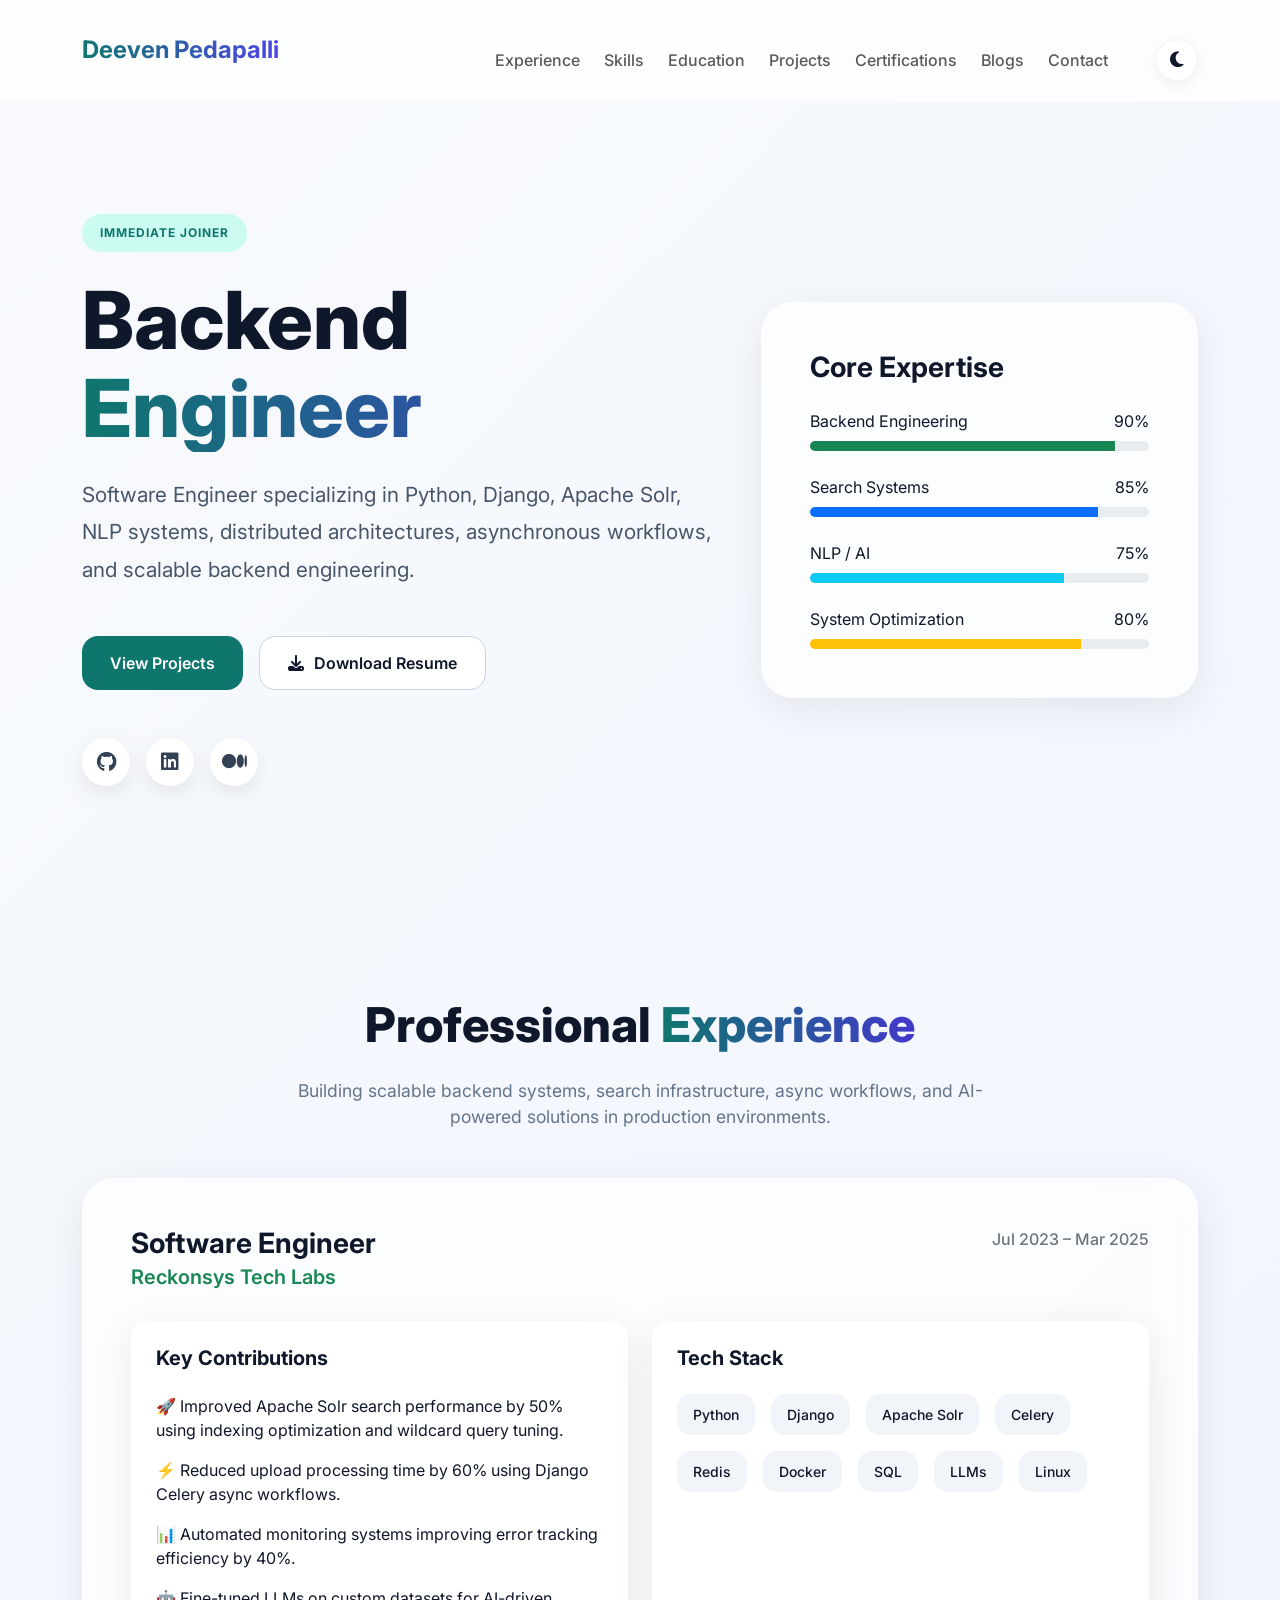
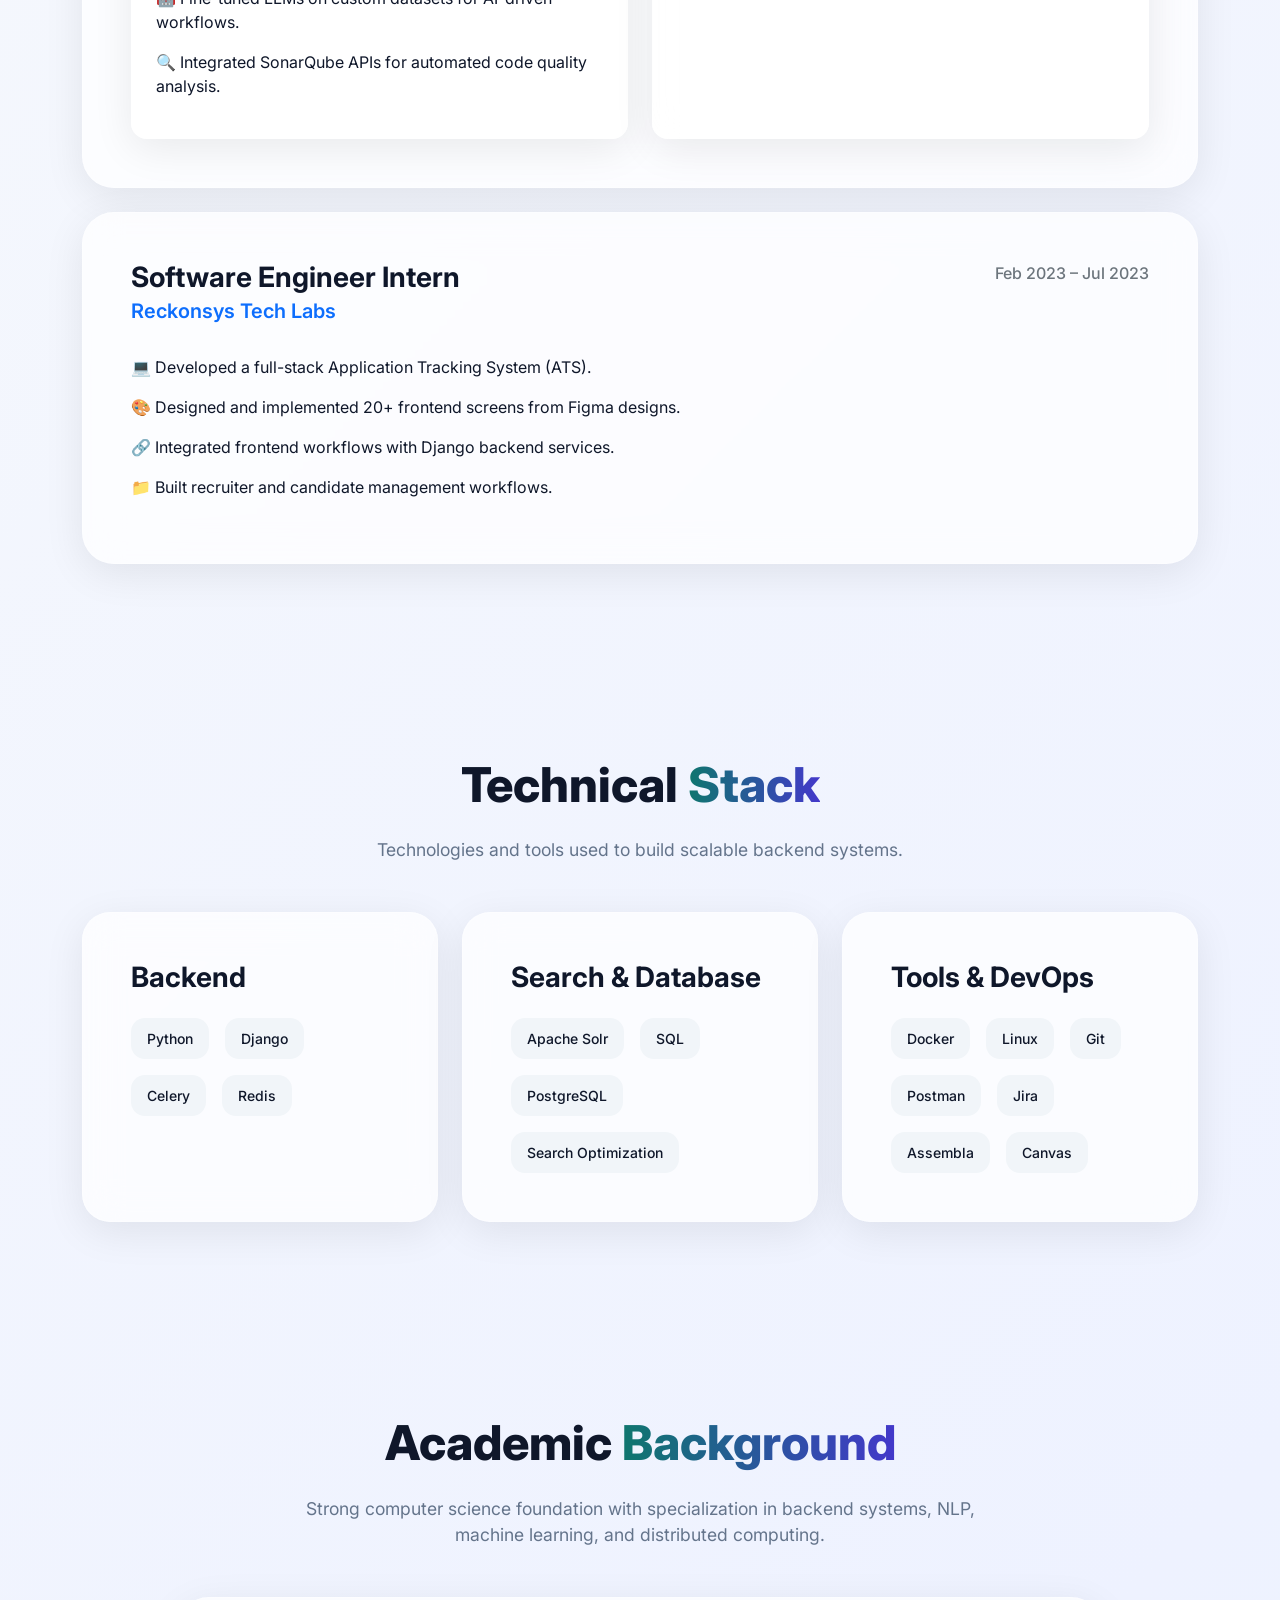
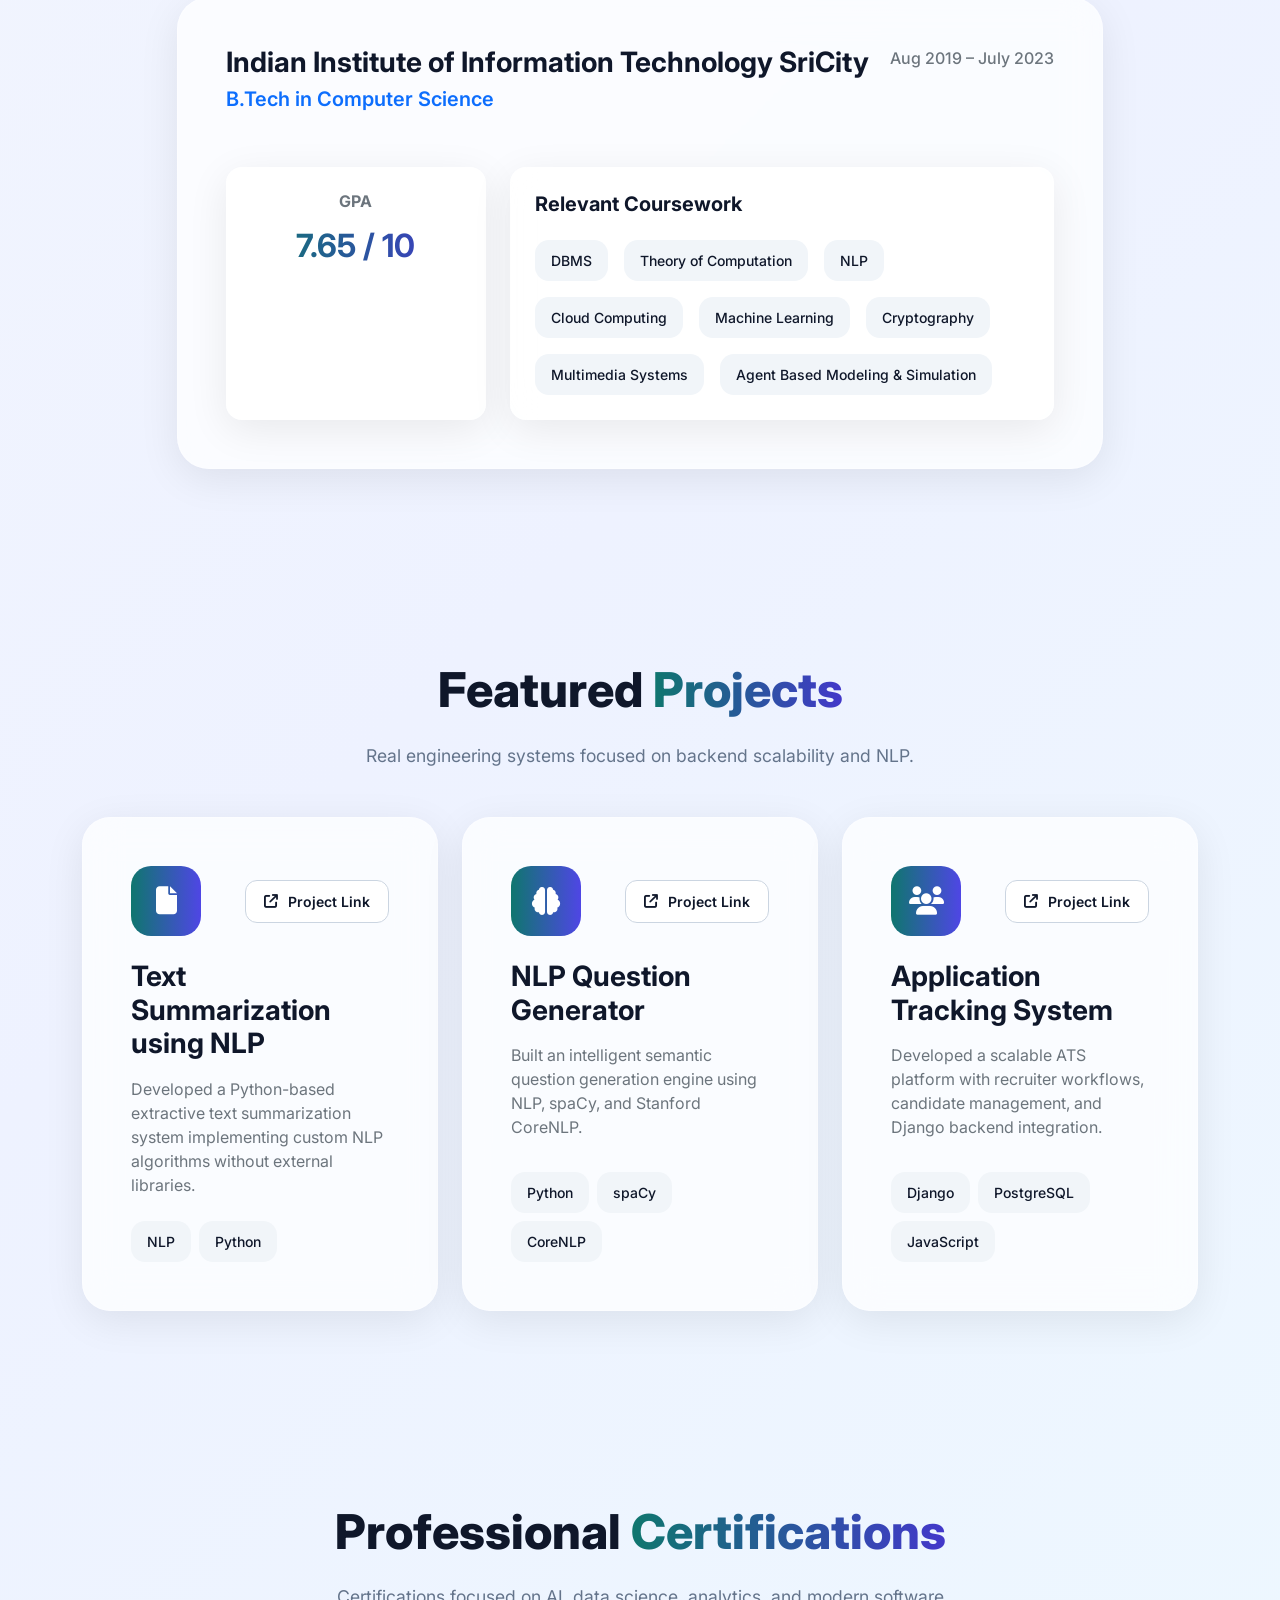
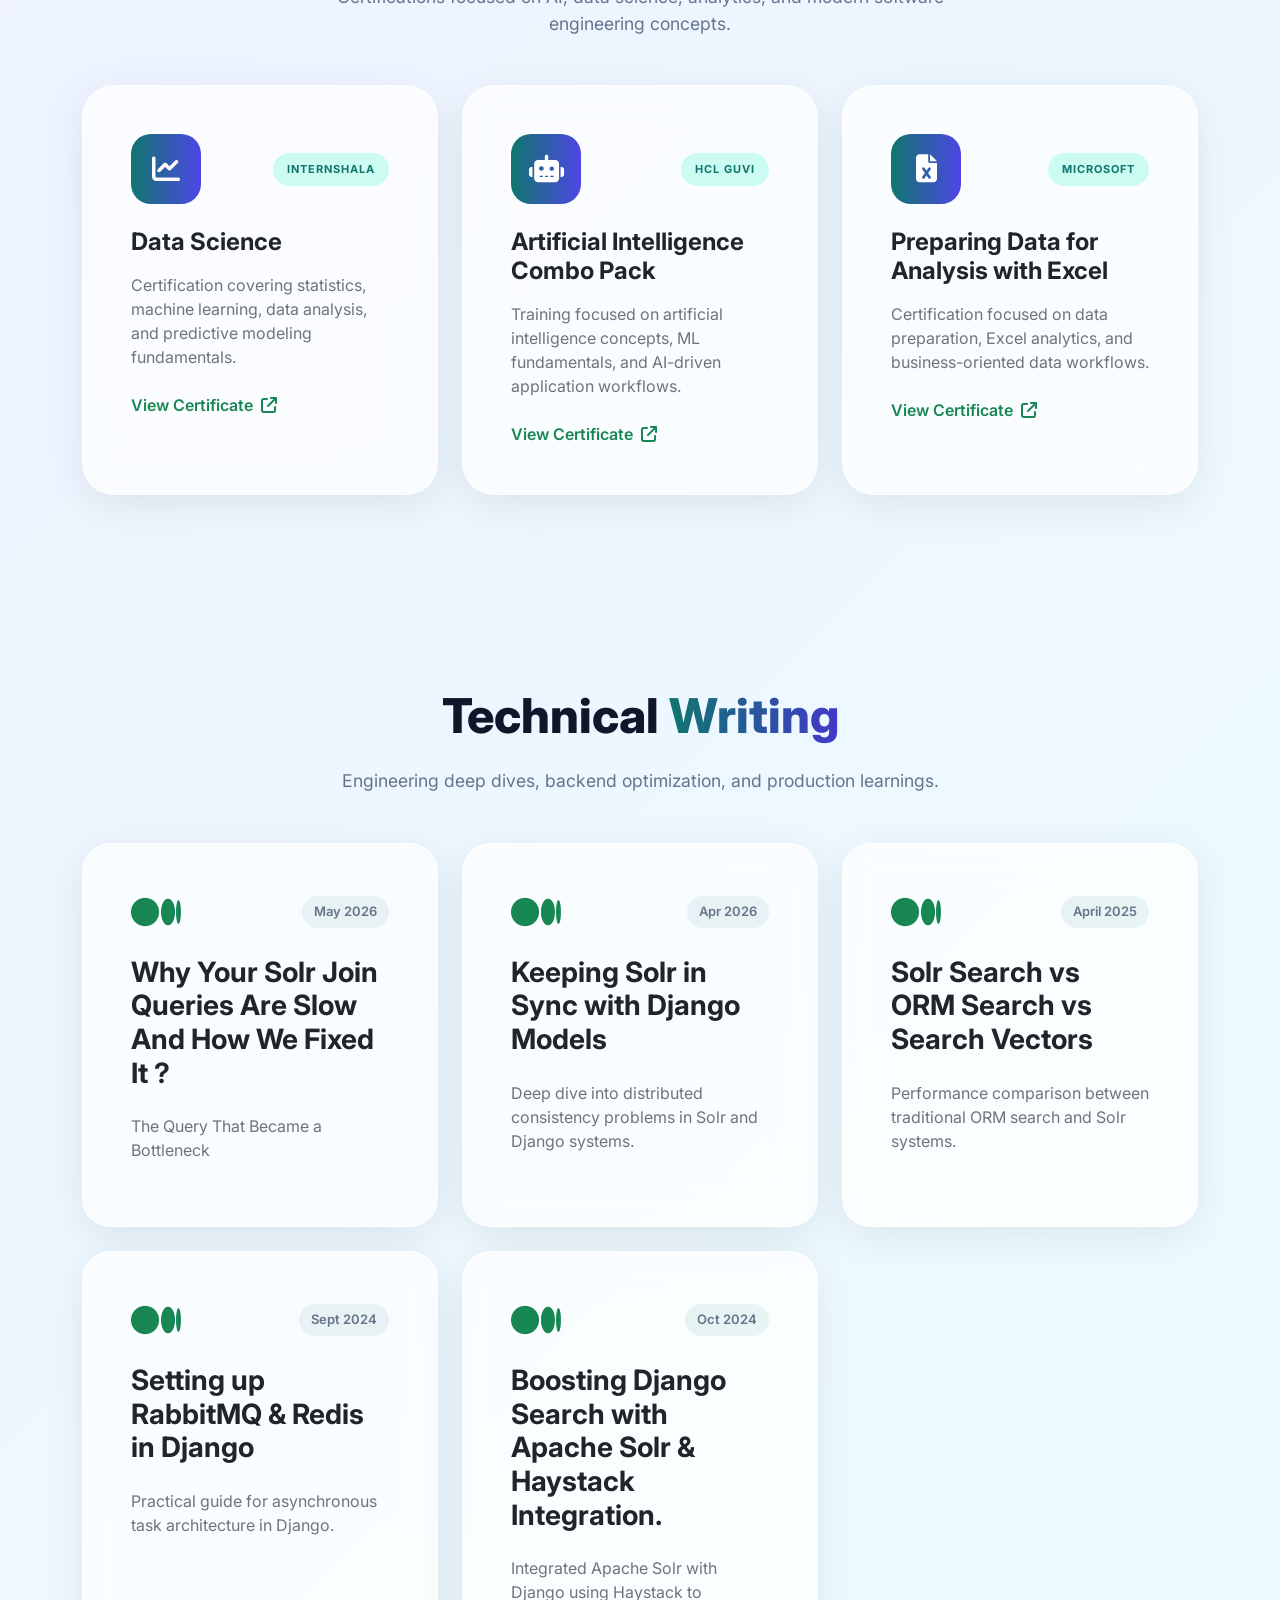
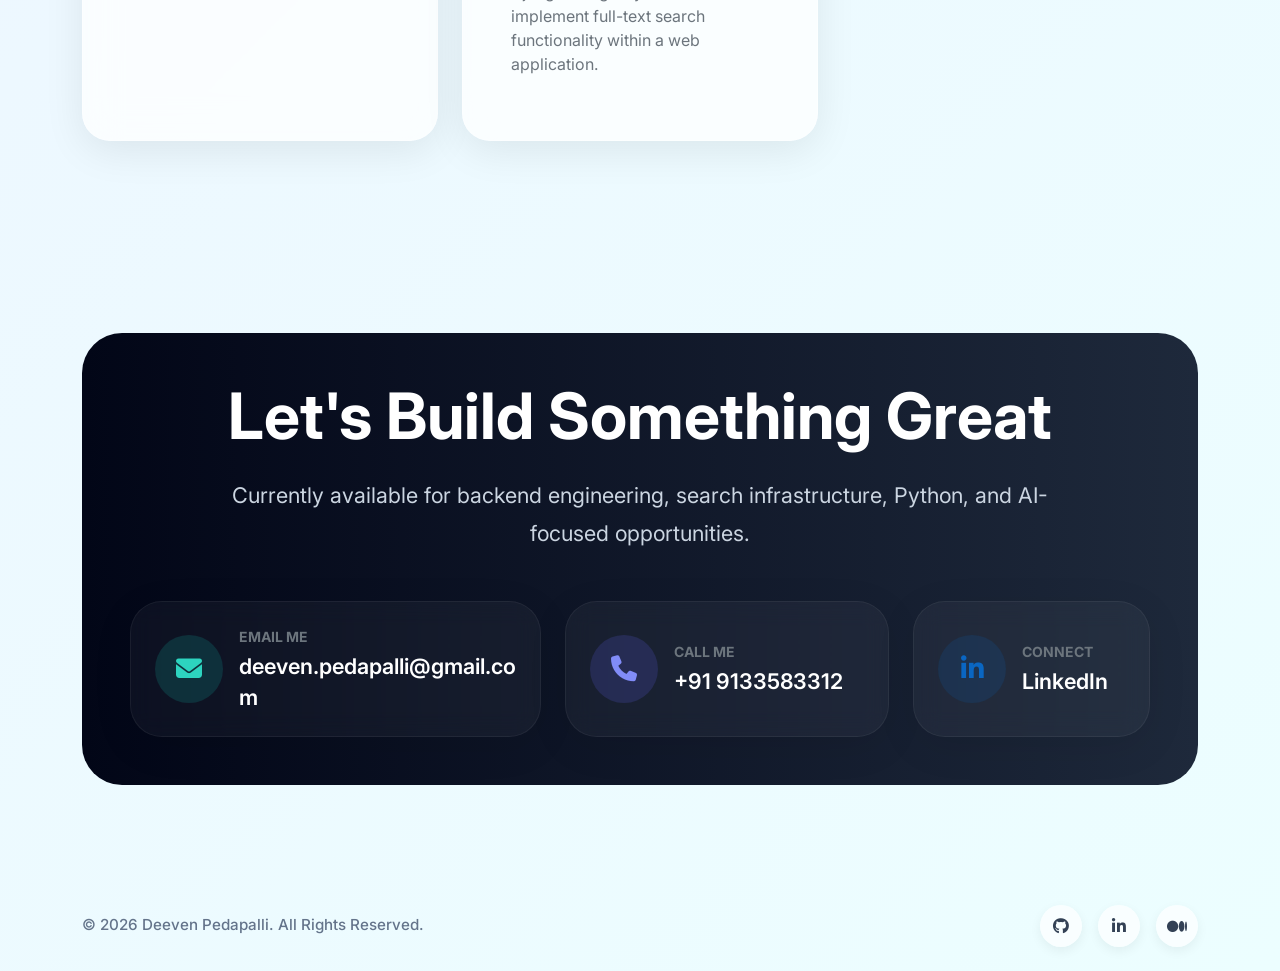
<file: index.html>
<!DOCTYPE html>
<html lang="en">
<head>
  <meta charset="UTF-8">
  <meta name="viewport" content="width=device-width, initial-scale=1.0">
  <title>Saam Prasanth Deeven Pedapalli | Software Engineer</title>

  <link href="https://cdn.jsdelivr.net/npm/bootstrap@5.3.3/dist/css/bootstrap.min.css" rel="stylesheet">
  <link rel="stylesheet" href="https://cdnjs.cloudflare.com/ajax/libs/font-awesome/6.5.2/css/all.min.css">
  <link rel="stylesheet" href="style.css">
  <script src="https://cdn.jsdelivr.net/npm/bootstrap@5.3.3/dist/js/bootstrap.bundle.min.js"></script>
  <script src="script.js"></script>
</head>
<body>

<!-- NAVBAR -->
<nav class="navbar navbar-expand-lg fixed-top py-3">
  <div class="container">
    <a class="navbar-brand fw-bold fs-4 brand-gradient" href="#">
      Deeven Pedapalli
    </a>

    <button class="navbar-toggler" type="button" data-bs-toggle="collapse" data-bs-target="#navMenu">
      <span class="navbar-toggler-icon"></span>
    </button>




    <div class="collapse navbar-collapse" id="navMenu">
      <ul class="navbar-nav ms-auto align-items-lg-center gap-lg-4">

        
        <li class="nav-item">
          <a class="nav-link fw-medium" href="#experience">Experience</a>
        </li>
        <li class="nav-item">
          <a class="nav-link fw-medium" href="#skills">Skills</a>
        </li>
        <li class="nav-item">
          <a class="nav-link fw-medium" href="#education">Education</a>
        </li>
        <li class="nav-item">
          <a class="nav-link fw-medium" href="#projects">Projects</a>
        </li> 
          <li class="nav-item">
          <a class="nav-link fw-medium" href="#certifications">Certifications</a>
        </li>
        <li class="nav-item">
          <a class="nav-link fw-medium" href="#blogs">Blogs</a>
        </li>
        <li class="nav-item">
          <a class="nav-link fw-medium" href="#contact">Contact</a>
        </li>
<div class="d-flex align-items-center ms-lg-4">
    <button id="themeToggle" class="theme-toggle-btn">
        <i class="fa-solid fa-moon"></i>
    </button>
</div>
      </ul>
    </div>
  </div>
</nav>

<!-- HERO -->
<section class="hero">
  <div class="container">
    <div class="row align-items-center g-5">

      <div class="col-lg-7">
        <div class="hero-badge mb-4">
          Immediate Joiner
        </div>

        <h1 class="hero-title mb-4">
          Backend
          <span class="gradient-text d-block">Engineer</span>
        </h1>

        <p class="hero-subtitle mb-5">
          Software Engineer specializing in Python, Django,
          Apache Solr, NLP systems, distributed architectures,
          asynchronous workflows, and scalable backend engineering.
        </p>

        <div class="d-flex flex-wrap gap-3 mb-5">
          <a href="#projects" class="custom-btn btn-primary-custom">
            View Projects
          </a>

          <a href="https://drive.google.com/file/d/1uHHjt0cf8q8QqEftQYfRuNU1hJrJLOfZ/view?usp=sharing" target="_blank" download class="custom-btn btn-secondary-custom">
            <i class="fa-solid fa-download"></i>
            Download Resume
          </a>
        </div>

        <div class="social-icons d-flex gap-3">
          <a href="https://github.com/deevensaam" target="_blank">
            <i class="fab fa-github"></i>
          </a>

          <a href="https://www.linkedin.com/in/deeven-saam-4706a3194/" target="_blank">
            <i class="fab fa-linkedin"></i>
          </a>
          <a href="https://medium.com/@deeven.pedapalli" target="_blank">
            <i class="fab fa-medium"></i>
          </a>
        </div>
      </div>

      <div class="col-lg-5">
        <div class="glass p-5 rounded-5">
          <h3 class="fw-bold mb-4">Core Expertise</h3>

          <div class="mb-4">
            <div class="d-flex justify-content-between mb-2">
              <span>Backend Engineering</span>
              <span>90%</span>
            </div>
            <div class="progress" style="height:10px; border-radius:20px;">
              <div class="progress-bar bg-success" style="width:90%"></div>
            </div>
          </div>

          <div class="mb-4">
            <div class="d-flex justify-content-between mb-2">
              <span>Search Systems</span>
              <span>85%</span>
            </div>
            <div class="progress" style="height:10px; border-radius:20px;">
              <div class="progress-bar bg-primary" style="width:85%"></div>
            </div>
          </div>

          <div class="mb-4">
            <div class="d-flex justify-content-between mb-2">
              <span>NLP / AI</span>
              <span>75%</span>
            </div>
            <div class="progress" style="height:10px; border-radius:20px;">
              <div class="progress-bar bg-info" style="width:75%"></div>
            </div>
          </div>

          <div>
            <div class="d-flex justify-content-between mb-2">
              <span>System Optimization</span>
              <span>80%</span>
            </div>
            <div class="progress" style="height:10px; border-radius:20px;">
              <div class="progress-bar bg-warning" style="width:80%"></div>
            </div>
          </div>
        </div>
      </div>

    </div>
  </div>
</section>

<!-- EXPERIENCE -->
<section id="experience" class="py-5">
  <div class="container py-5">

    <h2 class="section-title mb-4">
      Professional <span class="gradient-text">Experience</span>
    </h2>

    <p class="section-subtitle mb-5">
      Building scalable backend systems, search infrastructure,
      async workflows, and AI-powered solutions in production environments.
    </p>

    <div class="row g-4">

      <!-- EXPERIENCE CARD -->
      <div class="col-12">
        <div class="glass p-5 rounded-5">

          <div class="d-flex flex-column flex-lg-row justify-content-between mb-4">
            <div>
              <h3 class="fw-bold mb-1">
                Software Engineer
              </h3>

              <h5 class="text-success fw-semibold">
                Reckonsys Tech Labs
              </h5>
            </div>

            <div class="text-secondary fw-medium mt-3 mt-lg-0">
              Jul 2023 – Mar 2025
            </div>
          </div>

          <div class="row g-4">

            <div class="col-lg-6">
              <div class="glass p-4 rounded-4 h-100">
                <h5 class="fw-bold mb-4">
                  Key Contributions
                </h5>

                <ul class="list-unstyled d-flex flex-column gap-3">

                  <li>
                    🚀 Improved Apache Solr search performance by 50% using indexing optimization and wildcard query tuning.
                  </li>

                  <li>
                    ⚡ Reduced upload processing time by 60% using Django Celery async workflows.
                  </li>

                  <li>
                    📊 Automated monitoring systems improving error tracking efficiency by 40%.
                  </li>

                  <li>
                    🤖 Fine-tuned LLMs on custom datasets for AI-driven workflows.
                  </li>

                  <li>
                    🔍 Integrated SonarQube APIs for automated code quality analysis.
                  </li>

                </ul>
              </div>
            </div>

            <div class="col-lg-6">
              <div class="glass p-4 rounded-4 h-100">

                <h5 class="fw-bold mb-4">
                  Tech Stack
                </h5>

                <div class="d-flex flex-wrap gap-3">

                  <div class="skill-tag">Python</div>
                  <div class="skill-tag">Django</div>
                  <div class="skill-tag">Apache Solr</div>
                  <div class="skill-tag">Celery</div>
                  <div class="skill-tag">Redis</div>
                  <div class="skill-tag">Docker</div>
                  <div class="skill-tag">SQL</div>
                  <div class="skill-tag">LLMs</div>
                  <div class="skill-tag">Linux</div>

                </div>

              </div>
            </div>

          </div>

        </div>
      </div>

      <!-- INTERN EXPERIENCE -->
      <div class="col-12">
        <div class="glass p-5 rounded-5">

          <div class="d-flex flex-column flex-lg-row justify-content-between mb-4">
            <div>
              <h3 class="fw-bold mb-1">
                Software Engineer Intern
              </h3>

              <h5 class="text-primary fw-semibold">
                Reckonsys Tech Labs
              </h5>
            </div>

            <div class="text-secondary fw-medium mt-3 mt-lg-0">
              Feb 2023 – Jul 2023
            </div>
          </div>

          <ul class="list-unstyled d-flex flex-column gap-3">

            <li>
              💻 Developed a full-stack Application Tracking System (ATS).
            </li>

            <li>
              🎨 Designed and implemented 20+ frontend screens from Figma designs.
            </li>

            <li>
              🔗 Integrated frontend workflows with Django backend services.
            </li>

            <li>
              📁 Built recruiter and candidate management workflows.
            </li>

          </ul>

        </div>
      </div>

    </div>
  </div>
</section>

<!-- SKILLS -->
<section id="skills" class="py-5">
  <div class="container py-5">

    <h2 class="section-title mb-4">
      Technical <span class="gradient-text">Stack</span>
    </h2>

    <p class="section-subtitle mb-5">
      Technologies and tools used to build scalable backend systems.
    </p>

    <div class="row g-4">

      <div class="col-lg-4">
        <div class="glass skill-card p-5 h-100">
          <h3 class="fw-bold mb-4">Backend</h3>

          <div class="d-flex flex-wrap gap-3">
            <div class="skill-tag">Python</div>
            <div class="skill-tag">Django</div>
            <div class="skill-tag">Celery</div>
            <div class="skill-tag">Redis</div>
          </div>
        </div>
      </div>

      <div class="col-lg-4">
        <div class="glass skill-card p-5 h-100">
          <h3 class="fw-bold mb-4">Search & Database</h3>

          <div class="d-flex flex-wrap gap-3">
            <div class="skill-tag">Apache Solr</div>
            <div class="skill-tag">SQL</div>
            <div class="skill-tag">PostgreSQL</div>
            <div class="skill-tag">Search Optimization</div>
          </div>
        </div>
      </div>

      <div class="col-lg-4">
        <div class="glass skill-card p-5 h-100">
          <h3 class="fw-bold mb-4">Tools & DevOps</h3>

          <div class="d-flex flex-wrap gap-3">
            <div class="skill-tag">Docker</div>
            <div class="skill-tag">Linux</div>
            <div class="skill-tag">Git</div>
            <div class="skill-tag">Postman</div>
            <div class="skill-tag">Jira</div>
            <div class="skill-tag">Assembla</div>
            <div class="skill-tag">Canvas</div>
          </div>
        </div>
      </div>

    </div>
  </div>
</section>

<!-- EDUCATION -->
<section id="education" class="py-5 reveal">
  <div class="container py-5">

    <h2 class="section-title mb-4">
      Academic <span class="gradient-text">Background</span>
    </h2>

    <p class="section-subtitle mb-5">
      Strong computer science foundation with specialization in
      backend systems, NLP, machine learning, and distributed computing.
    </p>

    <div class="row justify-content-center">

      <div class="col-lg-10">
        <div class="glass p-5 rounded-5">

          <div class="d-flex flex-column flex-lg-row justify-content-between mb-4">

            <div>
              <h3 class="fw-bold mb-2">
                Indian Institute of Information Technology SriCity
              </h3>

              <h5 class="text-primary fw-semibold">
                B.Tech in Computer Science
              </h5>
            </div>

            <div class="text-secondary fw-medium mt-3 mt-lg-0">
              Aug 2019 – July 2023
            </div>

          </div>

          <div class="row g-4 mt-2">

            <!-- GPA -->
            <div class="col-md-4">
              <div class="glass p-4 rounded-4 text-center h-100">
                <h6 class="text-uppercase text-secondary fw-bold mb-3">
                  GPA
                </h6>

                <h2 class="fw-bold gradient-text">
                  7.65 / 10
                </h2>
              </div>
            </div>

            <!-- Coursework -->
            <div class="col-md-8">
              <div class="glass p-4 rounded-4 h-100">

                <h5 class="fw-bold mb-4">
                  Relevant Coursework
                </h5>

                <div class="d-flex flex-wrap gap-3">

                  <div class="skill-tag">DBMS</div>
                  <div class="skill-tag">Theory of Computation</div>
                  <div class="skill-tag">NLP</div>
                  <div class="skill-tag">Cloud Computing</div>
                  <div class="skill-tag">Machine Learning</div>
                  <div class="skill-tag">Cryptography</div>
                  <div class="skill-tag">Multimedia Systems</div>
                  <div class="skill-tag">Agent Based Modeling & Simulation</div>

                </div>

              </div>
            </div>

          </div>

        </div>
      </div>

    </div>

  </div>
</section>

<!-- PROJECTS -->
<section id="projects" class="py-5 reveal">
  <div class="container py-5">

    <h2 class="section-title mb-4">
      Featured <span class="gradient-text">Projects</span>
    </h2>

    <p class="section-subtitle mb-5">
      Real engineering systems focused on backend scalability and NLP.
    </p>

    <div class="row g-4">

      <!-- PROJECT 1 -->
      <div class="col-lg-4">
        <div class="glass project-card p-5 h-100 d-flex flex-column">

          <!-- TOP ROW -->
          <div class="d-flex justify-content-between align-items-center mb-4">

            <div class="project-icon">
              <i class="fa-solid fa-file"></i>
            </div>

            <a href="https://github.com/deevensaam/Text-Summarization-using-NLP-techniques"
               target="_blank"
               class="custom-btn btn-secondary-custom small">

              <i class="fa-solid fa-arrow-up-right-from-square"></i>
              Project Link
            </a>

          </div>

          <!-- TITLE -->
          <h3 class="fw-bold mb-3">
            Text Summarization using NLP
          </h3>

          <!-- DESCRIPTION -->
          <p class="text-secondary mb-4">
            Developed a Python-based extractive text summarization system
            implementing custom NLP algorithms without external libraries.
          </p>

          <!-- TECH STACK -->
          <div class="d-flex flex-wrap gap-2 mt-auto">
            <div class="skill-tag">NLP</div>
            <div class="skill-tag">Python</div>
          </div>

        </div>
      </div>

      <!-- PROJECT 2 -->
      <div class="col-lg-4">
        <div class="glass project-card p-5 h-100 d-flex flex-column">

          <!-- TOP ROW -->
          <div class="d-flex justify-content-between align-items-center mb-4">

            <div class="project-icon">
              <i class="fa-solid fa-brain"></i>
            </div>

            <a href="https://github.com/deevensaam/IR-mini-project-Automatic-Question-Generator-"
               target="_blank"
               class="custom-btn btn-secondary-custom small">

              <i class="fa-solid fa-arrow-up-right-from-square"></i>
              Project Link
            </a>

          </div>

          <!-- TITLE -->
          <h3 class="fw-bold mb-3">
            NLP Question Generator
          </h3>

          <!-- DESCRIPTION -->
          <p class="text-secondary mb-4">
            Built an intelligent semantic question generation engine using NLP,
            spaCy, and Stanford CoreNLP.
          </p>

          <!-- TECH STACK -->
          <div class="d-flex flex-wrap gap-2 mt-auto">
            <div class="skill-tag">Python</div>
            <div class="skill-tag">spaCy</div>
            <div class="skill-tag">CoreNLP</div>
          </div>

        </div>
      </div>

      <!-- PROJECT 3 -->
      <div class="col-lg-4">
        <div class="glass project-card p-5 h-100 d-flex flex-column">

          <!-- TOP ROW -->
          <div class="d-flex justify-content-between align-items-center mb-4">

            <div class="project-icon">
              <i class="fa-solid fa-users"></i>
            </div>

            <a href="https://github.com/deevensaam/Application_tracking_system"
               target="_blank"
               class="custom-btn btn-secondary-custom small">

              <i class="fa-solid fa-arrow-up-right-from-square"></i>
              Project Link
            </a>

          </div>

          <!-- TITLE -->
          <h3 class="fw-bold mb-3">
            Application Tracking System
          </h3>

          <!-- DESCRIPTION -->
          <p class="text-secondary mb-4">
            Developed a scalable ATS platform with recruiter workflows,
            candidate management, and Django backend integration.
          </p>

          <!-- TECH STACK -->
          <div class="d-flex flex-wrap gap-2 mt-auto">
            <div class="skill-tag">Django</div>
            <div class="skill-tag">PostgreSQL</div>
            <div class="skill-tag">JavaScript</div>
          </div>

        </div>
      </div>

    </div>
  </div>
</section>

<!-- CERTIFICATIONS -->
<section id="certifications" class="py-5 reveal">
  <div class="container py-5">

    <h2 class="section-title mb-4">
      Professional <span class="gradient-text">Certifications</span>
    </h2>

    <p class="section-subtitle mb-5">
      Certifications focused on AI, data science, analytics,
      and modern software engineering concepts.
    </p>

    <div class="row g-4">

      <!-- CERTIFICATION 1 -->
      <div class="col-lg-4">
        <a href="https://trainings.internshala.com/view_certificate/06A07072-00F9-47C1-A560-94270A1D4929/A536261D-85C3-EEBC-B1EC-3C38113F069E/"
           target="_blank"
           class="text-decoration-none text-dark">

          <div class="glass p-5 rounded-5 h-100 skill-card">

            <div class="d-flex justify-content-between align-items-center mb-4">
              <div class="project-icon">
                <i class="fa-solid fa-chart-line"></i>
              </div>

              <span class="blog-badge">
                Internshala
              </span>
            </div>

            <h4 class="fw-bold mb-3">
              Data Science
            </h4>

            <p class="text-secondary mb-4">
              Certification covering statistics, machine learning,
              data analysis, and predictive modeling fundamentals.
            </p>

            <div class="d-flex align-items-center text-success fw-semibold">
              View Certificate
              <i class="fa-solid fa-arrow-up-right-from-square ms-2"></i>
            </div>

          </div>
        </a>
      </div>

      <!-- CERTIFICATION 2 -->
      <div class="col-lg-4">
        <a href="https://www.guvi.in/share-certificate/Dl168T2172632B0VEw"
           target="_blank"
           class="text-decoration-none text-dark">

          <div class="glass p-5 rounded-5 h-100 skill-card">

            <div class="d-flex justify-content-between align-items-center mb-4">
              <div class="project-icon">
                <i class="fa-solid fa-robot"></i>
              </div>

              <span class="blog-badge">
                HCL GUVI
              </span>
            </div>

            <h4 class="fw-bold mb-3">
              Artificial Intelligence Combo Pack
            </h4>

            <p class="text-secondary mb-4">
              Training focused on artificial intelligence concepts,
              ML fundamentals, and AI-driven application workflows.
            </p>

            <div class="d-flex align-items-center text-success fw-semibold">
              View Certificate
              <i class="fa-solid fa-arrow-up-right-from-square ms-2"></i>
            </div>

          </div>
        </a>
      </div>

      <!-- CERTIFICATION 3 -->
      <div class="col-lg-4">
        <a href="https://www.coursera.org/account/accomplishments/verify/JJFL1V9V8VKK?utm_source=link&utm_medium=certificate&utm_content=cert_image&utm_campaign=sharing_cta&utm_product=course"
           target="_blank"
           class="text-decoration-none text-dark">

          <div class="glass p-5 rounded-5 h-100 skill-card">

            <div class="d-flex justify-content-between align-items-center mb-4">
              <div class="project-icon">
                <i class="fa-solid fa-file-excel"></i>
              </div>

              <span class="blog-badge">
                Microsoft
              </span>
            </div>

            <h4 class="fw-bold mb-3">
              Preparing Data for Analysis with Excel
            </h4>

            <p class="text-secondary mb-4">
              Certification focused on data preparation,
              Excel analytics, and business-oriented data workflows.
            </p>

            <div class="d-flex align-items-center text-success fw-semibold">
              View Certificate
              <i class="fa-solid fa-arrow-up-right-from-square ms-2"></i>
            </div>

          </div>
        </a>
      </div>

    </div>
  </div>
</section>

<!-- BLOGS -->
<section id="blogs" class="py-5">
  <div class="container py-5">

    <h2 class="section-title mb-4">
      Technical <span class="gradient-text">Writing</span>
    </h2>

    <p class="section-subtitle mb-5">
      Engineering deep dives, backend optimization, and production learnings.
    </p>

    <div class="row g-4">

<!-- BLOG 1 -->
<div class="col-lg-4">
  <a href="https://medium.com/@deeven.pedapalli/why-your-solr-join-queries-are-slow-and-how-we-fixed-it-231db81e2a64"
     target="_blank"
     class="text-decoration-none text-dark">

    <div class="glass blog-card p-5 h-100">

      <!-- TOP SECTION -->
      <div class="d-flex justify-content-between align-items-center mb-4">

        <!-- MEDIUM ICON -->
        <i class="fab fa-medium fs-1 text-success"></i>

        <!-- DATE -->
        <span class="blog-date">
          May 2026
        </span>

      </div>

      <!-- TITLE -->
      <h3 class="fw-bold mb-4">
        Why Your Solr Join Queries Are Slow And How We Fixed It ?
      </h3>

      <!-- DESCRIPTION -->
      <p class="text-secondary">
        The Query That Became a Bottleneck
      </p>

    </div>
  </a>
</div>

<!-- BLOG 1 -->
<div class="col-lg-4">
  <a href="https://medium.com/@deeven.pedapalli/the-consistency-problem-keeping-solr-in-sync-with-django-models-1f81211711bb"
     target="_blank"
     class="text-decoration-none text-dark">

    <div class="glass blog-card p-5 h-100">

      <!-- TOP SECTION -->
      <div class="d-flex justify-content-between align-items-center mb-4">

        <!-- MEDIUM ICON -->
        <i class="fab fa-medium fs-1 text-success"></i>

        <!-- DATE -->
        <span class="blog-date">
          Apr 2026
        </span>

      </div>

      <!-- TITLE -->
      <h3 class="fw-bold mb-4">
        Keeping Solr in Sync with Django Models
      </h3>

      <!-- DESCRIPTION -->
      <p class="text-secondary">
        Deep dive into distributed consistency problems in Solr and Django systems.
      </p>

    </div>
  </a>
</div>

<!-- BLOG 2 -->
<div class="col-lg-4">
  <a href="https://medium.com/@deeven.pedapalli/solr-search-vs-orm-search-vs-search-vectors-clear-and-simple-guide-7479dd08a94f"
     target="_blank"
     class="text-decoration-none text-dark">

    <div class="glass blog-card p-5 h-100">

      <!-- TOP SECTION -->
      <div class="d-flex justify-content-between align-items-center mb-4">

        <!-- MEDIUM ICON -->
        <i class="fab fa-medium fs-1 text-success"></i>

        <!-- DATE -->
        <span class="blog-date">
          April  2025
        </span>

      </div>

      <!-- TITLE -->
      <h3 class="fw-bold mb-4">
        Solr Search vs ORM Search vs Search Vectors
      </h3>

      <!-- DESCRIPTION -->
      <p class="text-secondary">
        Performance comparison between traditional ORM search and Solr systems.
      </p>

    </div>
  </a>
</div>



<div class="col-lg-4">
  <a href="https://medium.com/@deeven.pedapalli/setting-up-rabbitmq-and-redis-in-django-application-94708b11faa1"
     target="_blank"
     class="text-decoration-none text-dark">

    <div class="glass blog-card p-5 h-100">

      <!-- TOP SECTION -->
      <div class="d-flex justify-content-between align-items-center mb-4">

        <!-- MEDIUM ICON -->
        <i class="fab fa-medium fs-1 text-success"></i>

        <!-- DATE -->
        <span class="blog-date">
          Sept 2024
        </span>

      </div>

      <!-- TITLE -->
      <h3 class="fw-bold mb-4">
        Setting up RabbitMQ & Redis in Django
      </h3>

      <!-- DESCRIPTION -->
      <p class="text-secondary">
        Practical guide for asynchronous task architecture in Django.
      </p>

    </div>
  </a>
</div>      

<div class="col-lg-4">
  <a href="https://medium.com/@deeven.pedapalli/setting-up-solr-using-haystack-in-django-project-83edae2a1e4d"
     target="_blank"
     class="text-decoration-none text-dark">

    <div class="glass blog-card p-5 h-100">

      <!-- TOP -->
      <div class="d-flex justify-content-between align-items-center mb-4">

        <i class="fab fa-medium fs-1 text-success"></i>

        <span class="blog-date">
          Oct 2024
        </span>

      </div>

      <!-- TITLE -->
      <h3 class="fw-bold mb-4">
        Boosting Django Search with Apache Solr & Haystack Integration.
      </h3>

      <!-- DESCRIPTION -->
      <p class="text-secondary">
        Integrated Apache Solr with Django using Haystack to implement full-text search functionality within a web application.
      </p>

    </div>
  </a>
</div>

    </div>
  </div>
</section>

<!-- CONTACT -->
<section id="contact" class="py-5 reveal">
  <div class="container py-5">

    <div class="contact-section p-4 p-lg-5 text-center">

      <!-- HEADING -->
      <h2 class="contact-heading fw-bold mb-4">
        Let's Build Something Great
      </h2>

      <!-- SUBTITLE -->
      <p class="contact-subtitle mb-5 mx-auto">
        Currently available for backend engineering,
        search infrastructure, Python, and AI-focused opportunities.
      </p>

      <!-- CONTACT CARDS -->
<div class="row justify-content-center g-4">

        <div class="col-lg-5 col-md-6">
          <a href="mailto:deeven.pedapalli@gmail.com" class="text-decoration-none">
            <div class="glass contact-card p-4 rounded-5 d-flex align-items-center gap-3 h-100">
              <div class="contact-icon email-icon">
                <i class="fa-solid fa-envelope"></i>
              </div>
              <div class="text-start overflow-hidden">
                <p class="small text-uppercase fw-bold text-secondary mb-1">Email Me</p>
                <h5 class="fw-semibold mb-0 contact-text">deeven.pedapalli@gmail.com</h5>
              </div>
            </div>
          </a>
        </div>

        <div class="col-lg-4 col-md-6">
          <a href="tel:+919133583312" class="text-decoration-none">
            <div class="glass contact-card p-4 rounded-5 d-flex align-items-center gap-3 h-100">
              <div class="contact-icon phone-icon">
                <i class="fa-solid fa-phone"></i>
              </div>
              <div class="text-start">
                <p class="small text-uppercase fw-bold text-secondary mb-1">Call Me</p>
                <h5 class="fw-semibold mb-0 contact-text">+91 9133583312</h5>
              </div>
            </div>
          </a>
        </div>

        <div class="col-lg-3 col-md-6">
          <a href="https://www.linkedin.com/in/deeven-saam-4706a3194/" target="_blank" class="text-decoration-none">
            <div class="glass contact-card p-4 rounded-5 d-flex align-items-center gap-3 h-100">
              <div class="contact-icon linkedin-icon">
                <i class="fa-brands fa-linkedin-in"></i>
              </div>
              <div class="text-start">
                <p class="small text-uppercase fw-bold text-secondary mb-1">Connect</p>
                <h5 class="fw-semibold mb-0 contact-text">LinkedIn</h5>
              </div>
            </div>
          </a>
        </div>

      </div>

    </div>

  </div>
</section>

<!-- FOOTER -->
<footer class="footer-section py-4">

  <div class="container">

    <div class="d-flex flex-column flex-lg-row justify-content-between align-items-center gap-4">

      <!-- COPYRIGHT -->
      <div class="text-center text-lg-start">
        <p class="footer-text mb-0">
          © 2026 Deeven Pedapalli. All Rights Reserved.
        </p>
      </div>

      <!-- SOCIAL LINKS -->
      <div class="footer-socials d-flex align-items-center gap-3">

        <!-- GITHUB -->
        <a href="https://github.com/deevensaam"
           target="_blank"
           class="footer-icon">

          <i class="fab fa-github"></i>
        </a>

        <!-- LINKEDIN -->
        <a href="https://www.linkedin.com/in/deeven-saam-4706a3194/"
           target="_blank"
           class="footer-icon">

          <i class="fab fa-linkedin-in"></i>
        </a>

        <!-- MEDIUM -->
        <a href="https://medium.com/@deeven.pedapalli"
           target="_blank"
           class="footer-icon">

          <i class="fab fa-medium"></i>
        </a>

      </div>

    </div>

  </div>
</footer>
</body>
</html>
</file>
<file: style.css>
@import url('https://fonts.googleapis.com/css2?family=Inter:wght@300;400;500;600;700;800&display=swap');


*{
    margin:0;
    padding:0;
    box-sizing:border-box;
    font-family:'Inter',sans-serif;
}

html{
    scroll-behavior:smooth;
}

body{
    background:linear-gradient(135deg,#f8fafc,#eef2ff,#ecfeff);
    overflow-x:hidden;
    color:#0f172a;

    transition:
        background 0.4s ease,
        color 0.4s ease;
}


.navbar{
    backdrop-filter:blur(14px);

    background:rgba(255,255,255,0.75) !important;

    border-bottom:1px solid rgba(255,255,255,0.3);

    transition:0.3s ease;
}

.navbar-collapse{
    padding-top:20px;
}

.nav-link{
    padding:12px 0 !important;
    transition:0.3s ease;

    font-weight:500;
}

.nav-link:hover{
    color:#0f766e !important;
}

.nav-link.active-link{
    color:#0f766e !important;
    font-weight:700;
}

.brand-gradient{
    background:linear-gradient(to right,#0f766e,#4f46e5);

    -webkit-background-clip:text;
    -webkit-text-fill-color:transparent;
}


.theme-toggle-btn{
    width:42px;
    height:42px;

    border-radius:50%;

    border:1px solid rgba(0,0,0,0.05);

    background:rgba(255,255,255,0.8);

    backdrop-filter:blur(10px);

    color:#0f172a;

    display:flex;
    align-items:center;
    justify-content:center;

    font-size:18px;

    cursor:pointer;

    transition:all 0.3s ease;

    box-shadow:
        0 4px 12px rgba(0,0,0,0.06),
        inset 0 1px 0 rgba(255,255,255,0.4);
}

.theme-toggle-btn:hover{
    transform:translateY(-2px) scale(1.05);

    box-shadow:
        0 10px 20px rgba(0,0,0,0.12);
}


.hero{
    min-height:100vh;

    display:flex;
    align-items:center;

    padding-top:100px;
}

.hero-badge{
    display:inline-block;

    padding:10px 18px;

    background:#ccfbf1;
    color:#0f766e;

    border-radius:999px;

    font-size:12px;
    font-weight:700;

    letter-spacing:1px;
    text-transform:uppercase;
}

.hero-title{
    font-size:5rem;
    font-weight:800;

    line-height:1.1;
}

.gradient-text{
    background:linear-gradient(to right,#0f766e,#4338ca);

    -webkit-background-clip:text;
    -webkit-text-fill-color:transparent;
}

.hero-subtitle{
    font-size:1.3rem;
    line-height:1.8;

    color:#475569;
}


.glass{
    background:rgba(255,255,255,0.72);

    backdrop-filter:blur(18px);

    border:1px solid rgba(255,255,255,0.3);

    box-shadow:0 10px 40px rgba(0,0,0,0.08);
}


.custom-btn{
    padding:14px 28px;

    border-radius:16px;

    font-weight:600;

    transition:0.3s ease;

    text-decoration:none;

    display:inline-flex;
    align-items:center;
    gap:10px;
}

.custom-btn.small{
    padding:10px 18px;

    font-size:14px;

    border-radius:12px;
}

.btn-primary-custom{
    background:#0f766e;
    color:white;
}

.btn-primary-custom:hover{
    background:#115e59;

    transform:translateY(-4px);

    color:white;
}

.btn-secondary-custom{
    background:white;

    color:#0f172a;

    border:1px solid #cbd5e1;
}

.btn-secondary-custom:hover{
    transform:translateY(-4px);

    border-color:#6366f1;
}


.social-icons a{
    width:48px;
    height:48px;

    border-radius:50%;

    background:white;

    display:flex;
    align-items:center;
    justify-content:center;

    text-decoration:none;

    color:#334155;

    font-size:20px;

    transition:0.3s ease;

    box-shadow:0 8px 20px rgba(0,0,0,0.08);
}

.social-icons a:hover{
    transform:translateY(-5px);

    color:#0f766e;
}


.skill-card,
.project-card,
.blog-card{
    border-radius:28px;

    transition:0.4s ease;

    overflow:hidden;
}

.skill-card:hover,
.project-card:hover,
.blog-card:hover{
    transform:translateY(-10px);
}


.section-title{
    font-size:3rem;

    font-weight:800;

    text-align:center;
}

.section-subtitle{
    color:#64748b;

    font-size:1.1rem;

    text-align:center;

    max-width:700px;

    margin:auto;
}


.skill-tag{
    padding:10px 16px;

    background:#f1f5f9;

    border-radius:14px;

    font-size:14px;
    font-weight:500;
}


.project-icon{
    width:70px;
    height:70px;

    border-radius:20px;

    display:flex;
    align-items:center;
    justify-content:center;

    color:white;

    font-size:28px;

    background:linear-gradient(to right,#0f766e,#4f46e5);
}


.blog-badge{
    background:#ccfbf1;

    color:#0f766e;

    padding:8px 14px;

    border-radius:999px;

    font-size:11px;
    font-weight:700;

    letter-spacing:1px;

    text-transform:uppercase;
}


.reveal{
    opacity:0;

    transform:translateY(40px);

    transition:all 0.8s ease;
}

.reveal.active{
    opacity:1;

    transform:translateY(0);
}


.contact-section{
    background:linear-gradient(to right,#020617,#1e293b);

    border-radius:40px;

    color:white;

    overflow:hidden;

    position:relative;

    padding:4rem 3rem;
}

.contact-heading{
    font-size:4rem;

    line-height:1.1;

    font-weight:800;
}

.contact-subtitle{
    color:#cbd5e1;

    font-size:1.35rem;

    max-width:850px;

    margin:auto;

    line-height:1.8;
}

.contact-card{
    transition:all 0.3s ease;

    border:1px solid rgba(255,255,255,0.06);

    background:rgba(255,255,255,0.04);

    backdrop-filter:blur(12px);

    overflow:hidden;

    min-height:120px;
}

.contact-card:hover{
    transform:translateY(-6px);

    box-shadow:
        0 20px 40px rgba(0,0,0,0.18);
}

.contact-icon{
    width:68px;
    height:68px;

    border-radius:50%;

    display:flex;
    align-items:center;
    justify-content:center;

    font-size:26px;

    flex-shrink:0;
}

.email-icon{
    background:rgba(20,184,166,0.18);

    color:#2dd4bf;
}

.phone-icon{
    background:rgba(99,102,241,0.18);

    color:#818cf8;
}

.contact-text{
    color:white;

    font-size:1.35rem;

    overflow-wrap:break-word;
    word-break:break-word;

    line-height:1.4;
}

body.dark-mode{
    background:
        linear-gradient(135deg,#020617,#0f172a,#111827);

    color:#f8fafc;
}

body.dark-mode .navbar{
    background:rgba(2,6,23,0.92) !important;

    border-bottom:
        1px solid rgba(255,255,255,0.05);
}

body.dark-mode .nav-link{
    color:#f8fafc !important;
}

body.dark-mode .nav-link:hover{
    color:#5eead4 !important;
}

body.dark-mode .theme-toggle-btn{
    background:rgba(30,41,59,0.9);

    border:
        1px solid rgba(255,255,255,0.06);

    color:#f8fafc;
}

body.dark-mode .brand-gradient{
    background:
        linear-gradient(to right,#2dd4bf,#818cf8);

    -webkit-background-clip:text;
    -webkit-text-fill-color:transparent;
}

body.dark-mode .glass{
    background:rgba(15,23,42,0.7);

    border:
        1px solid rgba(255,255,255,0.05);

    color:white;
}

body.dark-mode .hero-subtitle,
body.dark-mode .section-subtitle,
body.dark-mode .text-secondary{
    color:#cbd5e1 !important;
}

body.dark-mode .skill-tag{
    background:#1e293b;

    color:white;
}

body.dark-mode .social-icons a{
    background:#1e293b;

    color:white;
}

body.dark-mode .btn-secondary-custom{
    background:#1e293b;

    color:white;

    border-color:#334155;
}

body.dark-mode .contact-card{
    border:
        1px solid rgba(255,255,255,0.05);
}

body.dark-mode .contact-text{
    color:white !important;
}

footer{
    color:#64748b;
}


@media(max-width:768px){

    .hero-title{
        font-size:3.5rem;
    }

    .section-title{
        font-size:2.2rem;
    }

    .hero-subtitle{
        font-size:1.1rem;
    }

    .contact-section{
        padding:2.5rem 1.5rem;

        border-radius:28px;
    }

    .contact-heading{
        font-size:2.4rem;
    }

    .contact-subtitle{
        font-size:1rem;

        line-height:1.7;
    }

    .contact-card{
        padding:1.2rem !important;

        min-height:auto;
    }

    .contact-text{
        font-size:1rem;
    }

    .contact-icon{
        width:55px;
        height:55px;

        font-size:20px;
    }
}

/* =========================
   FOOTER
========================= */

.footer-section{
    padding-top: 1rem;
    padding-bottom: 1rem;
}

.footer-text{
    color: #64748b;
    font-size: 0.95rem;
    font-weight: 500;
}

.footer-socials{
    display: flex;
    align-items: center;
}

.footer-icon{
    width: 42px;
    height: 42px;

    border-radius: 50%;

    display: flex;
    align-items: center;
    justify-content: center;

    text-decoration: none;

    background: rgba(255,255,255,0.7);

    color: #334155;

    transition: all 0.3s ease;

    box-shadow:
        0 4px 12px rgba(0,0,0,0.06);
}

.footer-icon:hover{
    transform: translateY(-4px);

    color: #0f766e;

    box-shadow:
        0 12px 24px rgba(0,0,0,0.12);
}

/* DARK MODE */
body.dark-mode .footer-text{
    color: #94a3b8;
}

body.dark-mode .footer-icon{
    background: rgba(30,41,59,0.9);
    color: white;
}

body.dark-mode .footer-icon:hover{
    color: #5eead4;
}


.blog-date{
    font-size: 13px;
    font-weight: 600;

    color: #64748b;

    padding: 6px 12px;

    border-radius: 999px;

    background: rgba(15,118,110,0.08);
}

body.dark-mode .blog-date{
    color: #cbd5e1;

    background: rgba(255,255,255,0.06);
}

.linkedin-icon {
    background: rgba(10, 102, 194, 0.15);
    color: #0a66c2;
}
</file>
